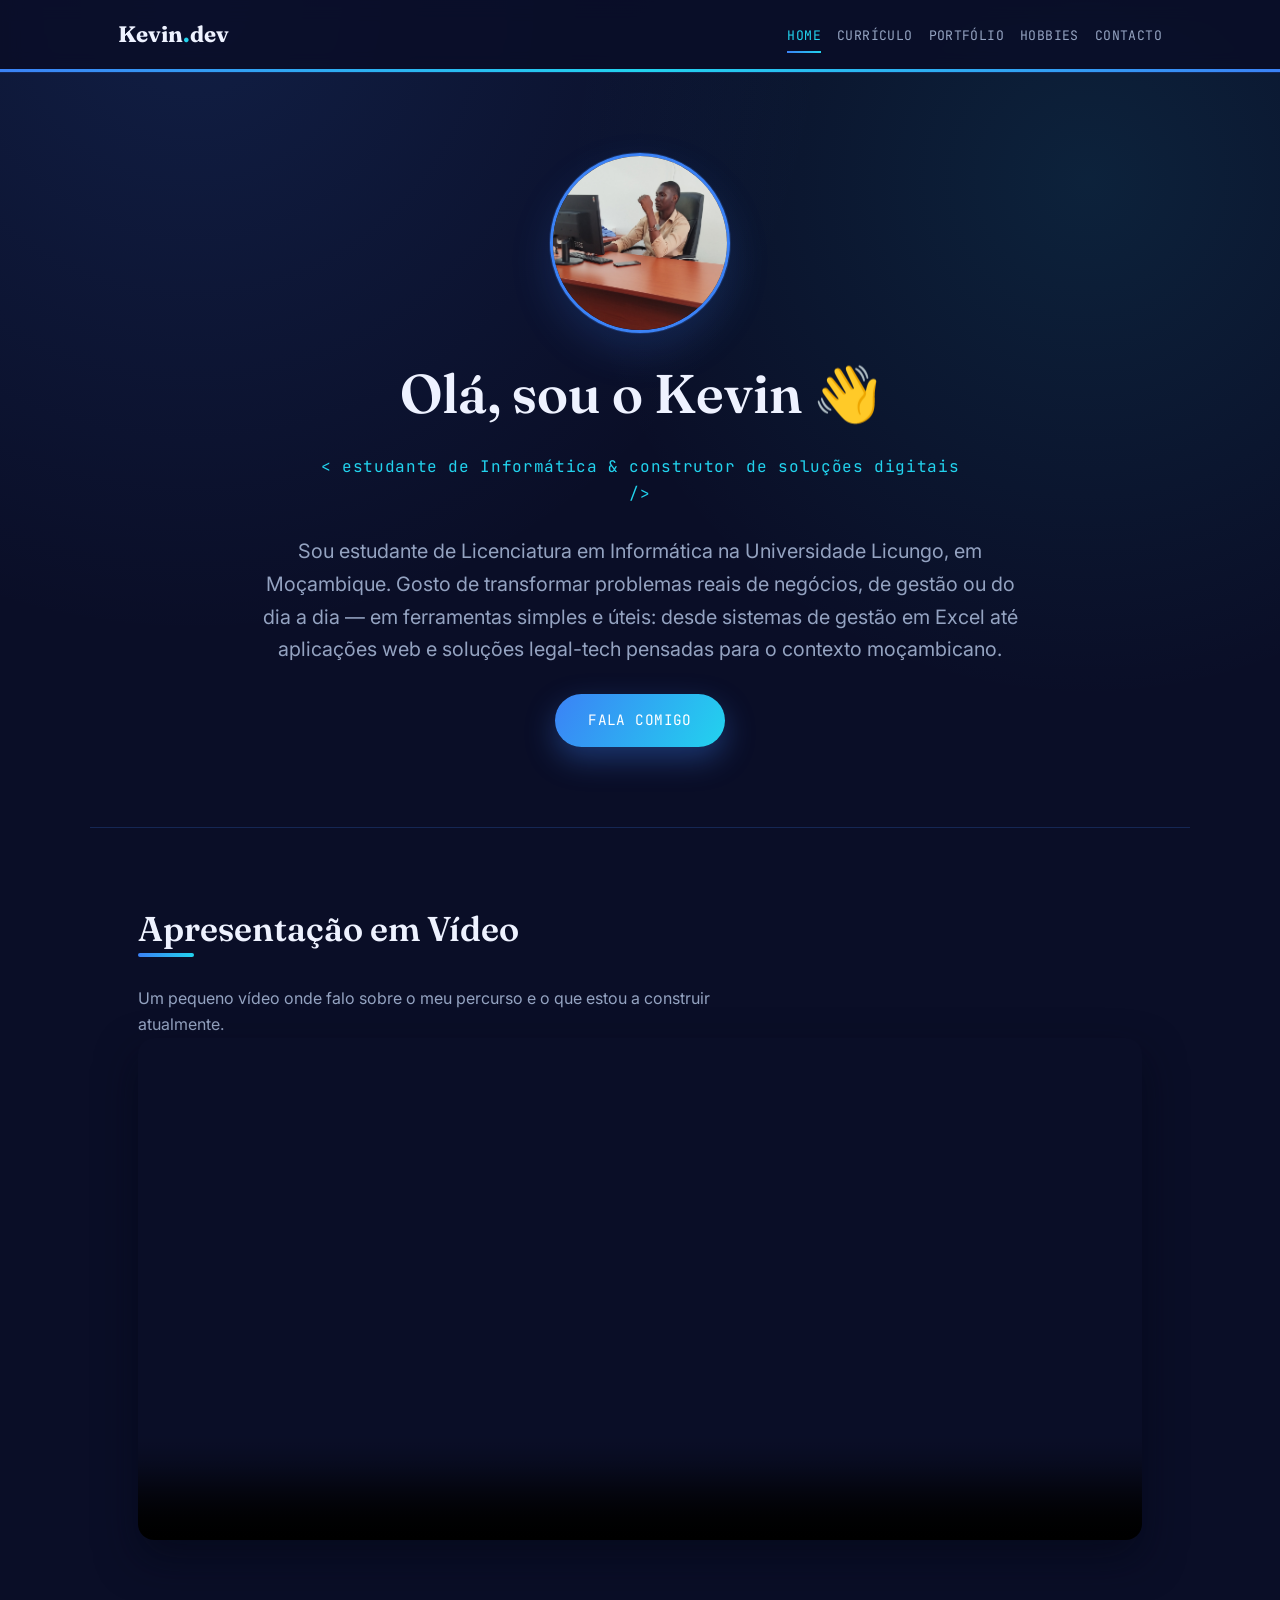
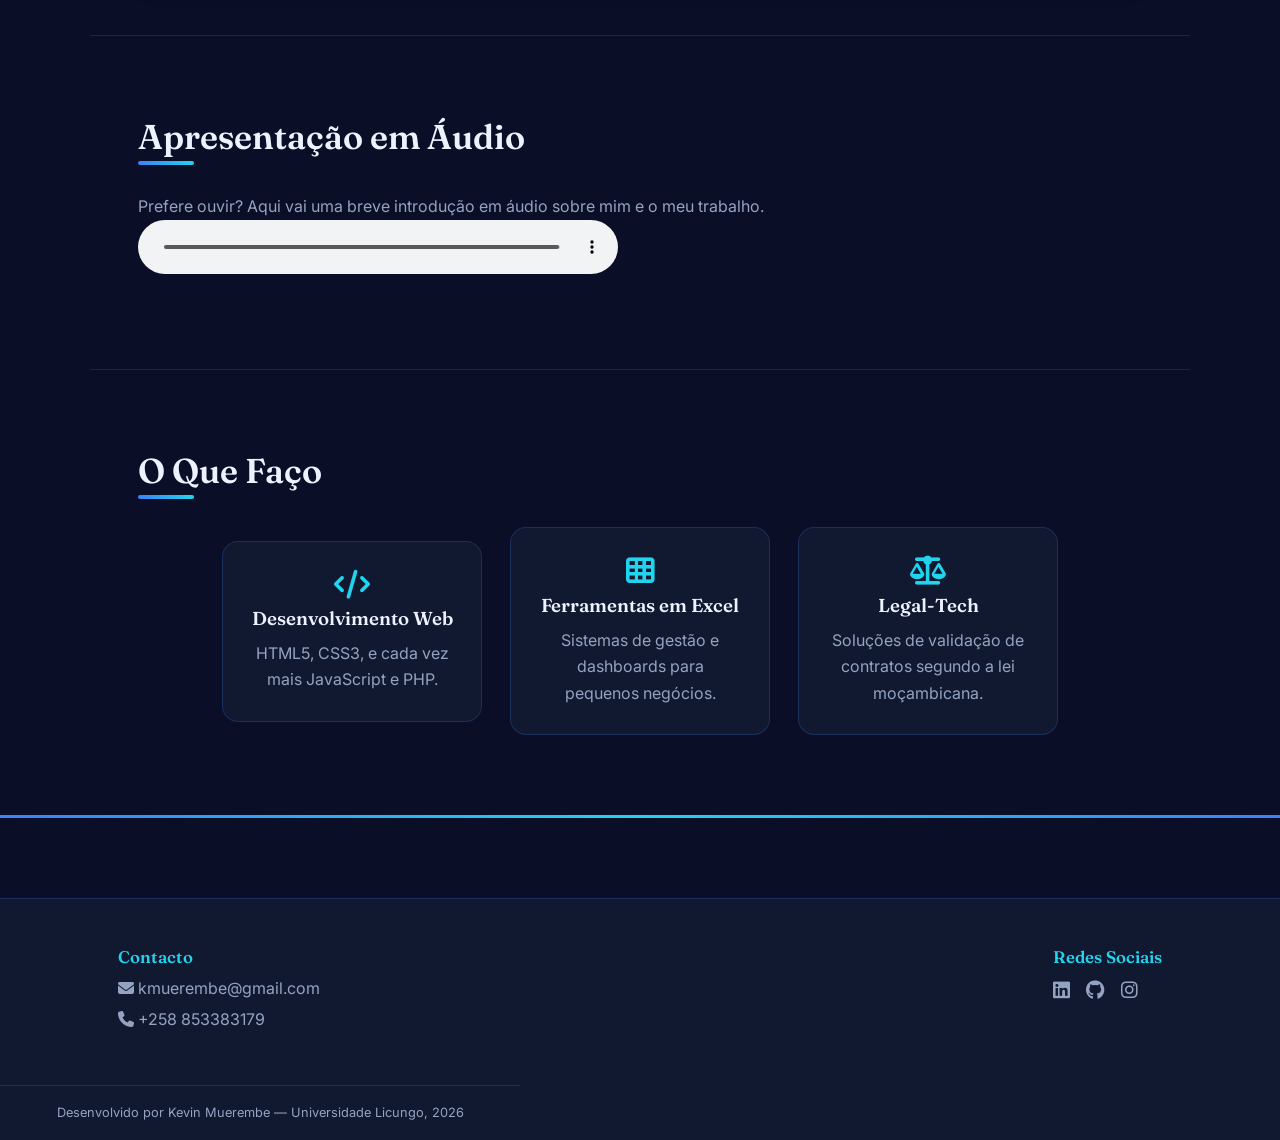
<file: index.html>
<!DOCTYPE html>
<html lang="pt-MZ">
<head>
  <meta charset="UTF-8" />
  <meta name="viewport" content="width=device-width, initial-scale=1.0" />
  <title>Kevin — Currículo Pessoal</title>
  <meta name="description" content="Site de currículo pessoal de Kevin, estudante de Informática na Universidade Licungo, Moçambique." />

  <link rel="preconnect" href="https://fonts.googleapis.com" />
  <link href="https://fonts.googleapis.com/css2?family=Fraunces:wght@500;600;700&family=Inter:wght@400;500;600&family=JetBrains+Mono:wght@400;500&display=swap" rel="stylesheet" />
  <link rel="stylesheet" href="https://cdnjs.cloudflare.com/ajax/libs/font-awesome/6.5.1/css/all.min.css" />

  <link rel="stylesheet" href="css/estilo.css" />
  <link rel="stylesheet" href="css/responsivo.css" />
</head>
<body>

  <header class="cabecalho">
    <div class="cabecalho__conteudo">
      <p class="logotipo">Kevin<span>.</span>dev</p>
      <nav class="navegacao" aria-label="Navegação principal">
        <ul>
          <li><a href="index.html" class="active" aria-current="page">Home</a></li>
          <li><a href="about.html">Currículo</a></li>
          <li><a href="portfolio.html">Portfólio</a></li>
          <li><a href="hobbies.html">Hobbies</a></li>
          <li><a href="contact.html">Contacto</a></li>
        </ul>
      </nav>
    </div>
    <div class="faixa-capulana" aria-hidden="true"></div>
  </header>

  <main>
    <section class="secao hero">
      <img
        class="hero__avatar"
        < img src="assets/img/Foto.jpg"
        alt="Foto de perfil de Kevin, estudante de Informática"
        width="180"
        height="180"
      />
      <h1>Olá, sou o Kevin <span class="text-destaque">👋</span></h1>
      <p class="hero__tagline">&lt; estudante de Informática &amp; construtor de soluções digitais /&gt;</p>
      <p class="hero__descricao">
        Sou estudante de Licenciatura em Informática na Universidade Licungo, em Moçambique.
        Gosto de transformar problemas reais de negócios, de gestão ou do dia a dia — em
        ferramentas simples e úteis: desde sistemas de gestão em Excel até aplicações web e
        soluções legal-tech pensadas para o contexto moçambicano.
      </p>
      <a href="contact.html" class="botao">Fala Comigo</a>
    </section>

    <section class="secao" aria-labelledby="titulo-video">
      <h2 id="titulo-video">Apresentação em Vídeo</h2>
      <p>Um pequeno vídeo onde falo sobre o meu percurso e o que estou a construir atualmente.</p>
      <video
        class="midia"
        controls
        poster="https://picsum.photos/seed/kevin-video/800/450"
        width="100%"
        preload="metadata"
      >
        <source src="assets/video/apresentacao.mp4" type="video/mp4" />
        
        A tua tecnologia não suporta vídeo em HTML5. Podes
        <a href="assets/video/apresentacao.mp4">descarregar o vídeo aqui</a>.
      </video>
      <p style="margin-top:0.5rem; font-size:0.85rem; color: var(--cor-texto-suave);">
        
      </p>
    </section>

    <section class="secao" aria-labelledby="titulo-audio">
      <h2 id="titulo-audio">Apresentação em Áudio</h2>
      <p>Prefere ouvir? Aqui vai uma breve introdução em áudio sobre mim e o meu trabalho.</p>
      <audio class="audio-player" controls preload="metadata">
        <source src="assets/audio/apresentacao.mp3" type="audio/mpeg" />
        <source src="https://interactive-examples.mdn.mozilla.net/media/examples/t-rex-roar.mp3" type="audio/mpeg" />
        O teu navegador não suporta áudio em HTML5.
      </audio>
      <p style="margin-top:0.5rem; font-size:0.85rem; color: var(--cor-texto-suave);">
        
      </p>
    </section>

    <section class="secao" aria-labelledby="titulo-skills">
      <h2 id="titulo-skills">O Que Faço</h2>
      <div class="grelha-hobbies">
        <article class="card-hobby">
          <i class="fa-solid fa-code" aria-hidden="true"></i>
          <h3>Desenvolvimento Web</h3>
          <p>HTML5, CSS3, e cada vez mais JavaScript e PHP.</p>
        </article>
        <article class="card-hobby">
          <i class="fa-solid fa-table-cells" aria-hidden="true"></i>
          <h3>Ferramentas em Excel</h3>
          <p>Sistemas de gestão e dashboards para pequenos negócios.</p>
        </article>
        <article class="card-hobby">
          <i class="fa-solid fa-scale-balanced" aria-hidden="true"></i>
          <h3>Legal-Tech</h3>
          <p>Soluções de validação de contratos segundo a lei moçambicana.</p>
        </article>
      </div>
    </section>
  </main>

  <div class="faixa-capulana" aria-hidden="true"></div>
  <footer class="rodape">
    <div class="rodape__conteudo">
      <div>
        <h3>Contacto</h3>
        <ul>
          <li><i class="fa-solid fa-envelope" aria-hidden="true"></i> kmuerembe@gmail.com</li>
          <li><i class="fa-solid fa-phone" aria-hidden="true"></i> +258 853383179</li>
        </ul>
      </div>
      <div>
        <h3>Redes Sociais</h3>
        <div class="rodape__redes">
  <a href="https://www.linkedin.com/search/results/people/?keywords=Kevin%20Muerembe" aria-label="LinkedIn" target="_blank" rel="noopener"><i class="fa-brands fa-linkedin" aria-hidden="true"></i></a>
  <a href="https://github.com/kmuerembe" aria-label="GitHub" target="_blank" rel="noopener"><i class="fa-brands fa-github" aria-hidden="true"></i></a>
  <a href="https://instagram.com/kevin_b_jordan" aria-label="Instagram" target="_blank" rel="noopener"><i class="fa-brands fa-instagram" aria-hidden="true"></i></a>
</div>
      </div>
    </div>
    <p class="rodape__assinatura">Desenvolvido por Kevin Muerembe — Universidade Licungo, 2026</p>
  </footer>

</body>
</html>
</file>
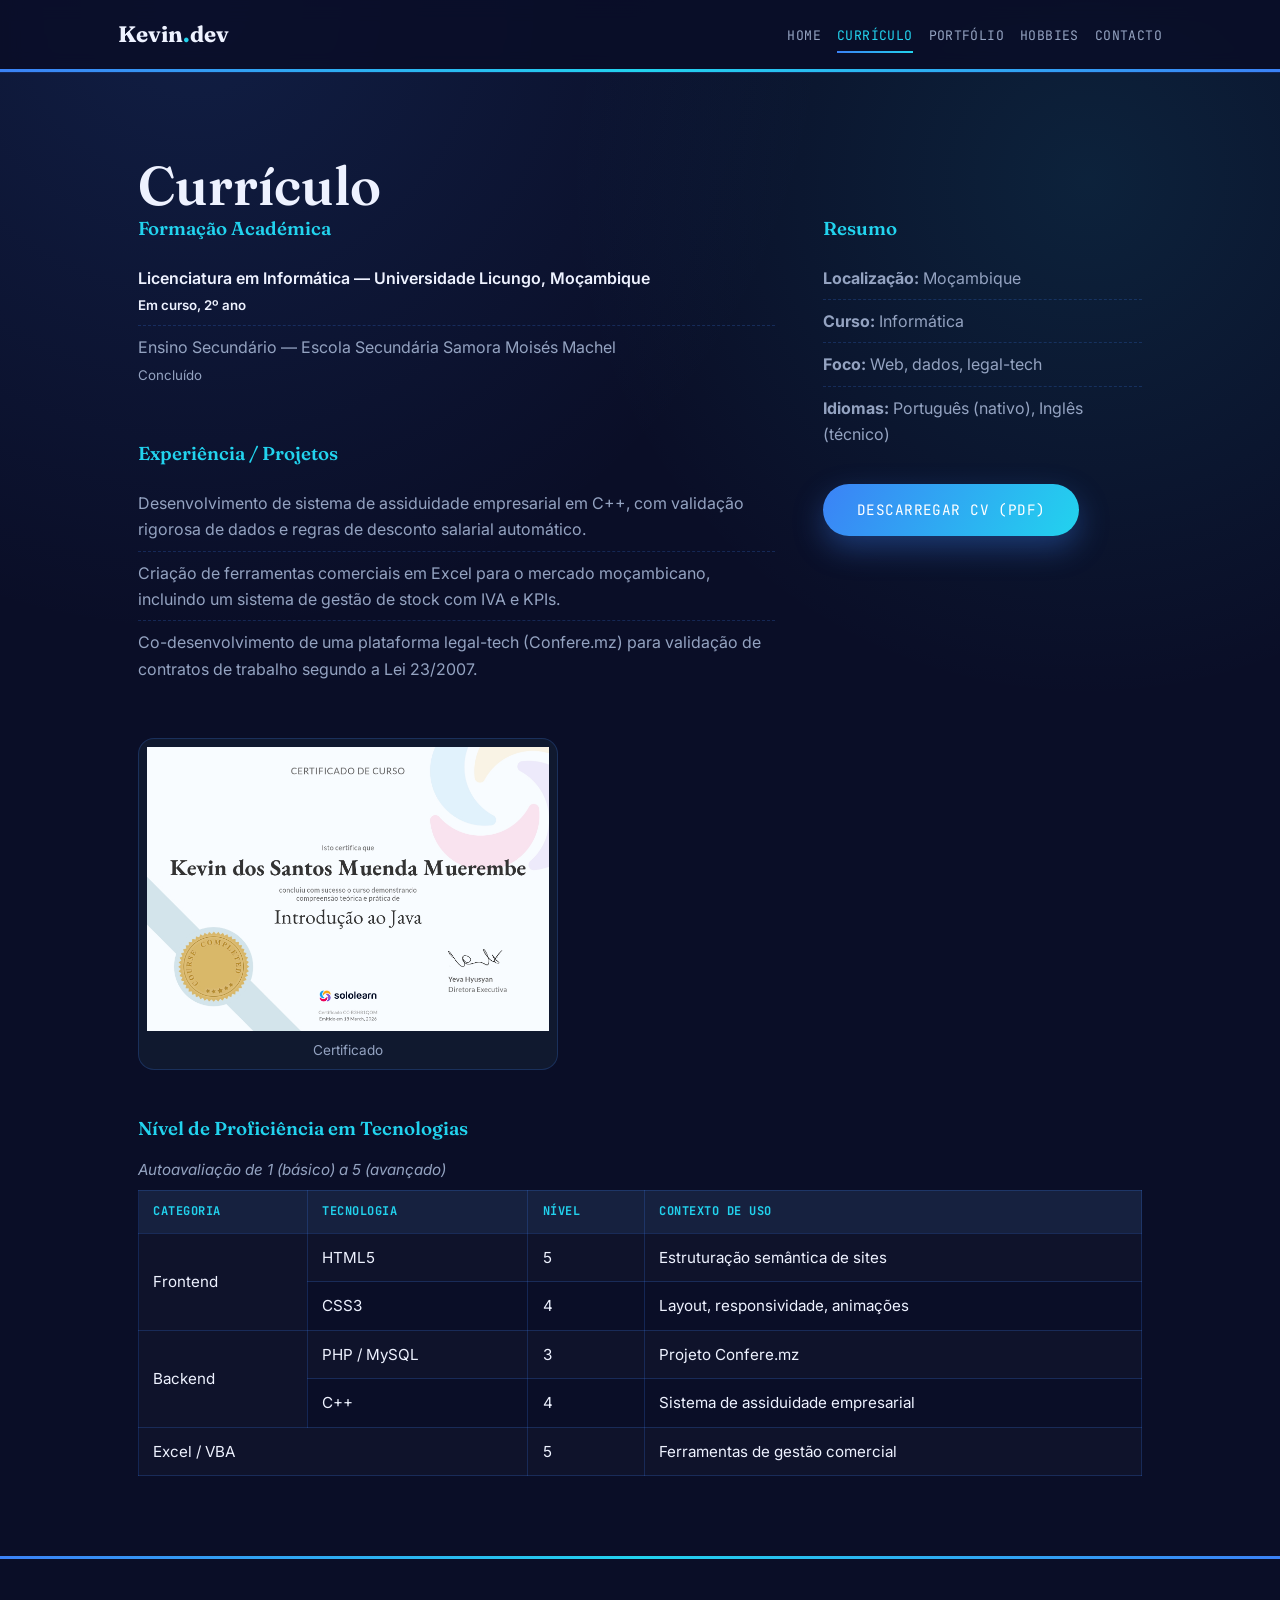
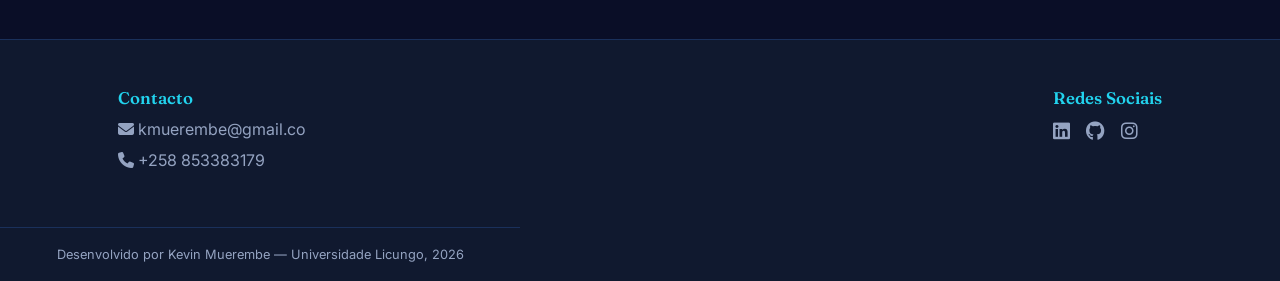
<file: about.html>
<!DOCTYPE html>
<html lang="pt-MZ">
<head>
  <meta charset="UTF-8" />
  <meta name="viewport" content="width=device-width, initial-scale=1.0" />
  <title>Currículo — Kevin</title>
  <meta name="description" content="Formação académica, experiência e competências técnicas de Kevin." />

  <link rel="preconnect" href="https://fonts.googleapis.com" />
  <link href="https://fonts.googleapis.com/css2?family=Fraunces:wght@500;600;700&family=Inter:wght@400;500;600&family=JetBrains+Mono:wght@400;500&display=swap" rel="stylesheet" />
  <link rel="stylesheet" href="https://cdnjs.cloudflare.com/ajax/libs/font-awesome/6.5.1/css/all.min.css" />

  <link rel="stylesheet" href="css/estilo.css" />
  <link rel="stylesheet" href="css/responsivo.css" />
</head>
<body>

  <header class="cabecalho">
    <div class="cabecalho__conteudo">
      <p class="logotipo">Kevin<span>.</span>dev</p>
      <nav class="navegacao" aria-label="Navegação principal">
        <ul>
          <li><a href="index.html">Home</a></li>
          <li><a href="about.html" class="active" aria-current="page">Currículo</a></li>
          <li><a href="portfolio.html">Portfólio</a></li>
          <li><a href="hobbies.html">Hobbies</a></li>
          <li><a href="contact.html">Contacto</a></li>
        </ul>
      </nav>
    </div>
    <div class="faixa-capulana" aria-hidden="true"></div>
  </header>

  <main>
    <section class="secao">
      <h1>Currículo</h1>
      <div class="curriculo-grid">

        <div>
          <article aria-labelledby="titulo-formacao">
            <h3 id="titulo-formacao" style="margin-bottom: var(--espaco-sm); color: var(--cor-secundaria);">Formação Académica</h3>
            <ol class="lista-formacao">
              <li>
                Licenciatura em Informática — Universidade Licungo, Moçambique
                <br /><small>Em curso, 2º ano</small>
              </li>
              <li>
                Ensino Secundário — Escola Secundária Samora Moisés Machel
                <br /><small>Concluído</small>
              </li>
            </ol>
          </article>

          <article aria-labelledby="titulo-experiencia" style="margin-top: var(--espaco-lg);">
            <h3 id="titulo-experiencia" style="margin-bottom: var(--espaco-sm); color: var(--cor-secundaria);">Experiência / Projetos</h3>
            <ul class="lista-skills">
              <li>Desenvolvimento de sistema de assiduidade empresarial em C++, com validação rigorosa de dados e regras de desconto salarial automático.</li>
              <li>Criação de ferramentas comerciais em Excel para o mercado moçambicano, incluindo um sistema de gestão de stock com IVA e KPIs.</li>
              <li>Co-desenvolvimento de uma plataforma legal-tech (Confere.mz) para validação de contratos de trabalho segundo a Lei 23/2007.</li>
            </ul>
          </article>

          <figure style="margin-top: var(--espaco-lg); max-width: 420px;">
            <img
              src="assets/img/certificado.jpg"
              alt="Certificado de participação de Kevin num curso ou workshop de tecnologia"
              width="420"
              height="280"
            />
            <figcaption>Certificado</figcaption>
          </figure>
        </div>

        <aside aria-labelledby="titulo-resumo">
          <h3 id="titulo-resumo" style="margin-bottom: var(--espaco-sm); color: var(--cor-secundaria);">Resumo</h3>
          <ul class="lista-skills">
            <li><strong>Localização:</strong> Moçambique</li>
            <li><strong>Curso:</strong> Informática</li>
            <li><strong>Foco:</strong> Web, dados, legal-tech</li>
            <li><strong>Idiomas:</strong> Português (nativo), Inglês (técnico)</li>
          </ul>
          <a href="assets/ficheiros/cv-kevin.pdf.pdf" class="botao" style="margin-top: var(--espaco-md); display: inline-block;">Descarregar CV (PDF)</a>
        </aside>
      </div>

      <h3 style="margin-top: var(--espaco-lg); margin-bottom: var(--espaco-sm); color: var(--cor-secundaria);">Nível de Proficiência em Tecnologias</h3>
      <table class="tabela-competencias">
        <caption>Autoavaliação de 1 (básico) a 5 (avançado)</caption>
        <thead>
          <tr>
            <th scope="col">Categoria</th>
            <th scope="col">Tecnologia</th>
            <th scope="col">Nível</th>
            <th scope="col">Contexto de uso</th>
          </tr>
        </thead>
        <tbody>
          <tr>
            <td rowspan="2">Frontend</td>
            <td>HTML5</td>
            <td>5</td>
            <td>Estruturação semântica de sites</td>
          </tr>
          <tr>
            <td>CSS3</td>
            <td>4</td>
            <td>Layout, responsividade, animações</td>
          </tr>
          <tr>
            <td rowspan="2">Backend</td>
            <td>PHP / MySQL</td>
            <td>3</td>
            <td>Projeto Confere.mz</td>
          </tr>
          <tr>
            <td>C++</td>
            <td>4</td>
            <td>Sistema de assiduidade empresarial</td>
          </tr>
          <tr>
            <td colspan="2">Excel / VBA</td>
            <td>5</td>
            <td>Ferramentas de gestão comercial</td>
          </tr>
        </tbody>
      </table>
    </section>
  </main>

  <div class="faixa-capulana" aria-hidden="true"></div>
  <footer class="rodape">
    <div class="rodape__conteudo">
      <div>
        <h3>Contacto</h3>
        <ul>
          <li><i class="fa-solid fa-envelope" aria-hidden="true"></i> kmuerembe@gmail.co</li>
          <li><i class="fa-solid fa-phone" aria-hidden="true"></i> +258 853383179</li>
        </ul>
      </div>
      <div>
        <h3>Redes Sociais</h3>
        <div class="rodape__redes">
  <a href="https://www.linkedin.com/search/results/people/?keywords=Kevin%20Muerembe" aria-label="LinkedIn" target="_blank" rel="noopener"><i class="fa-brands fa-linkedin" aria-hidden="true"></i></a>
  <a href="https://github.com/kmuerembe" aria-label="GitHub" target="_blank" rel="noopener"><i class="fa-brands fa-github" aria-hidden="true"></i></a>
  <a href="https://instagram.com/kevin_b_jordan" aria-label="Instagram" target="_blank" rel="noopener"><i class="fa-brands fa-instagram" aria-hidden="true"></i></a>
</div>
      </div>
    </div>
    <p class="rodape__assinatura">Desenvolvido por Kevin Muerembe — Universidade Licungo, 2026</p>
  </footer>

</body>
</html>
</file>
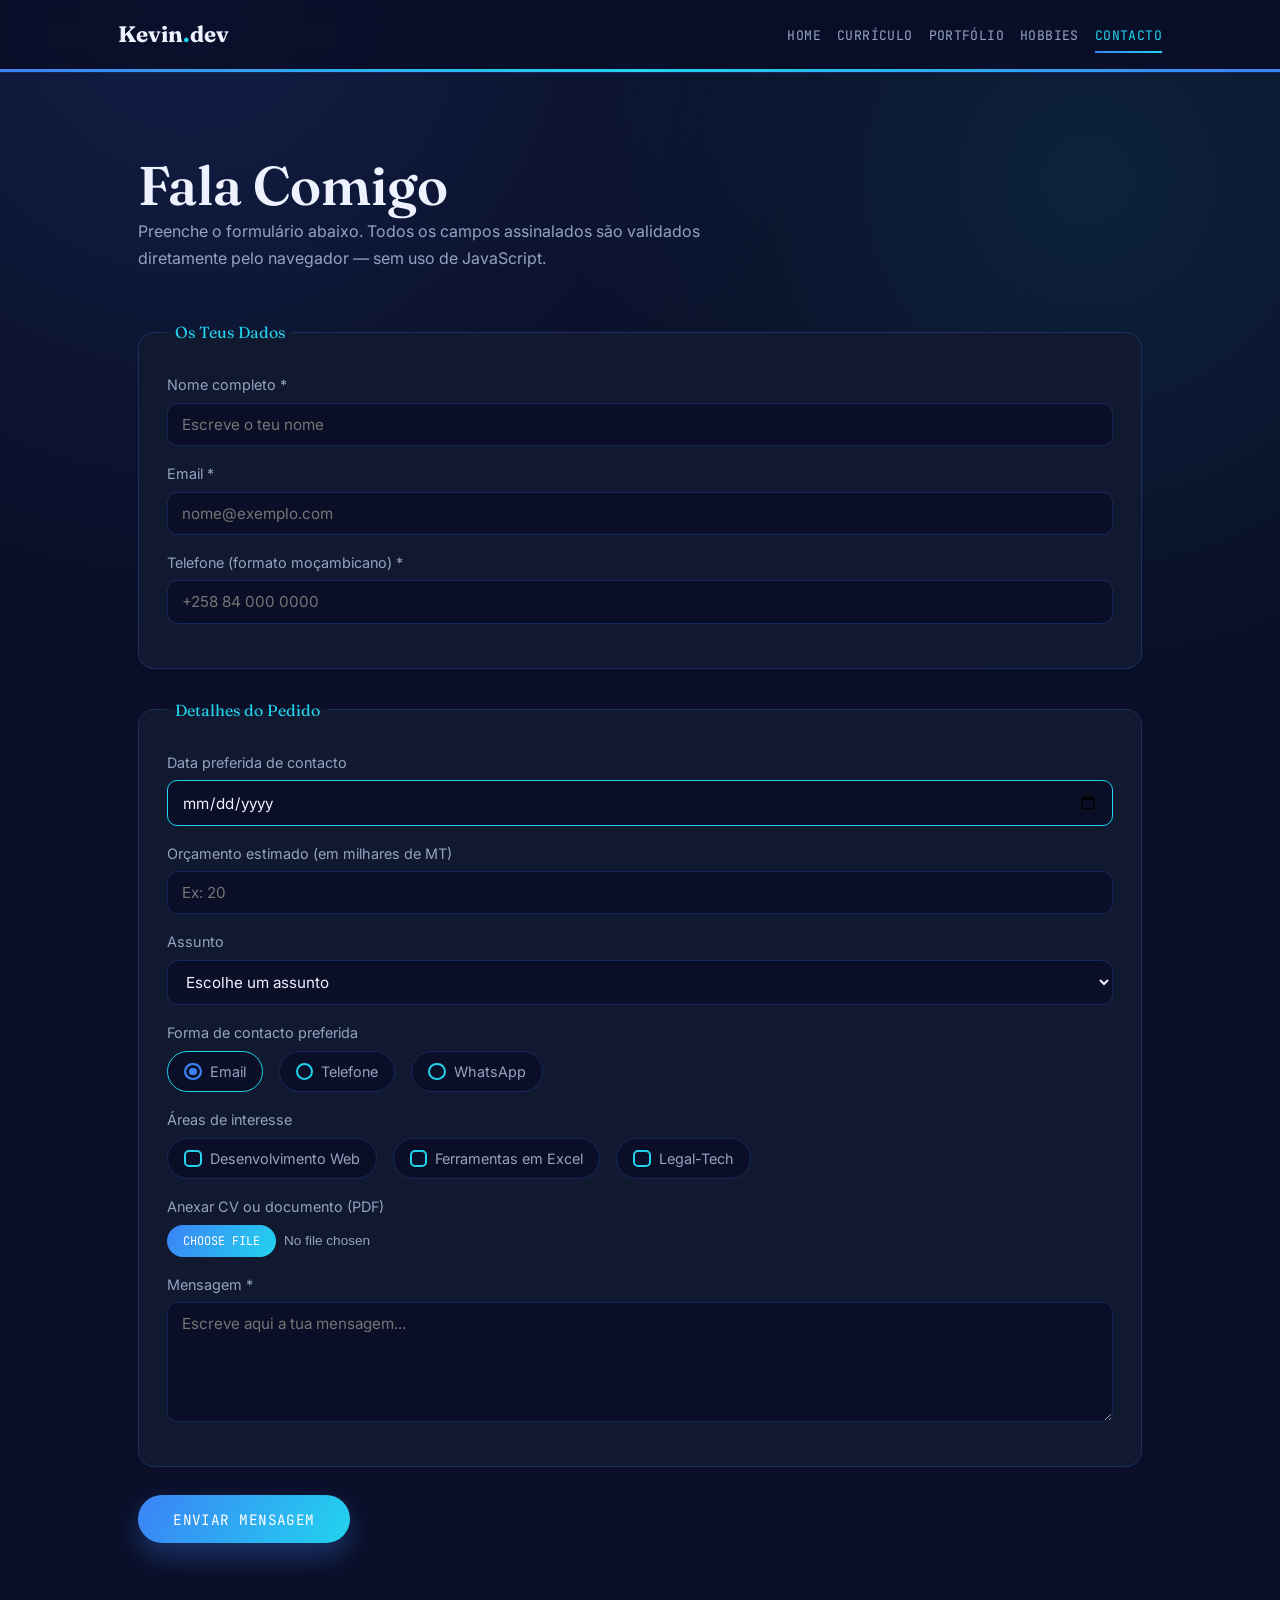
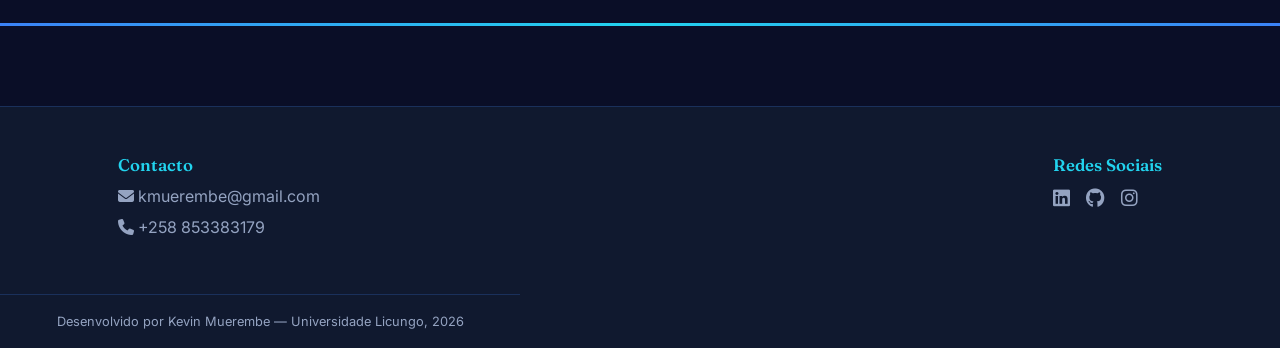
<file: contact.html>
<!DOCTYPE html>
<html lang="pt-MZ">
<head>
  <meta charset="UTF-8" />
  <meta name="viewport" content="width=device-width, initial-scale=1.0" />
  <title>Contacto — Kevin</title>
  <meta name="description" content="Formulário de contacto de Kevin — envia uma mensagem ou pedido de orçamento." />

  <link rel="preconnect" href="https://fonts.googleapis.com" />
  <link href="https://fonts.googleapis.com/css2?family=Fraunces:wght@500;600;700&family=Inter:wght@400;500;600&family=JetBrains+Mono:wght@400;500&display=swap" rel="stylesheet" />
  <link rel="stylesheet" href="https://cdnjs.cloudflare.com/ajax/libs/font-awesome/6.5.1/css/all.min.css" />

  <link rel="stylesheet" href="css/estilo.css" />
  <link rel="stylesheet" href="css/responsivo.css" />
</head>
<body>

  <header class="cabecalho">
    <div class="cabecalho__conteudo">
      <p class="logotipo">Kevin<span>.</span>dev</p>
      <nav class="navegacao" aria-label="Navegação principal">
        <ul>
          <li><a href="index.html">Home</a></li>
          <li><a href="about.html">Currículo</a></li>
          <li><a href="portfolio.html">Portfólio</a></li>
          <li><a href="hobbies.html">Hobbies</a></li>
          <li><a href="contact.html" class="active" aria-current="page">Contacto</a></li>
        </ul>
      </nav>
    </div>
    <div class="faixa-capulana" aria-hidden="true"></div>
  </header>

  <main>
    <section class="secao">
      <h1>Fala Comigo</h1>
      <p style="margin-bottom: var(--espaco-lg);">
        Preenche o formulário abaixo. Todos os campos assinalados são validados diretamente
        pelo navegador — sem uso de JavaScript.
      </p>

      <form class="formulario-contacto" action="#" method="post">

        <fieldset>
          <legend>Os Teus Dados</legend>

          <div class="campo">
            <label for="nome">Nome completo *</label>
            <input
              type="text"
              id="nome"
              name="nome"
              required
              minlength="3"
              maxlength="80"
              placeholder="Escreve o teu nome"
            />
          </div>

          <div class="campo">
            <label for="email">Email *</label>
            <input
              type="email"
              id="email"
              name="email"
              required
              placeholder="nome@exemplo.com"
            />
          </div>

          <div class="campo">
            <label for="telefone">Telefone (formato moçambicano) *</label>
            <input
              type="tel"
              id="telefone"
              name="telefone"
              required
              pattern="(\+258)?\s?8[2-7][0-9]\s?[0-9]{3}\s?[0-9]{3}"
              placeholder="+258 84 000 0000"
              title="Formato esperado: +258 8X XXX XXX"
            />
          </div>
        </fieldset>

        <fieldset>
          <legend>Detalhes do Pedido</legend>

          <div class="campo">
            <label for="data">Data preferida de contacto</label>
            <input type="date" id="data" name="data" />
          </div>

          <div class="campo">
            <label for="orcamento">Orçamento estimado (em milhares de MT)</label>
            <input
              type="number"
              id="orcamento"
              name="orcamento"
              min="0"
              max="500"
              step="5"
              placeholder="Ex: 20"
            />
          </div>

          <div class="campo">
            <label for="assunto">Assunto</label>
            <select id="assunto" name="assunto" required>
              <option value="" disabled selected>Escolhe um assunto</option>
              <option value="projeto">Proposta de projeto</option>
              <option value="emprego">Oportunidade de estágio/emprego</option>
              <option value="colaboracao">Colaboração / parceria</option>
              <option value="outro">Outro assunto</option>
            </select>
          </div>

          <div class="campo">
            <label id="label-metodo">Forma de contacto preferida</label>
            <div class="opcoes" role="radiogroup" aria-labelledby="label-metodo">
              <label class="opcao">
                <input type="radio" name="metodo-contacto" value="email" checked />
                Email
              </label>
              <label class="opcao">
                <input type="radio" name="metodo-contacto" value="telefone" />
                Telefone
              </label>
              <label class="opcao">
                <input type="radio" name="metodo-contacto" value="whatsapp" />
                WhatsApp
              </label>
            </div>
          </div>

          <div class="campo">
            <label id="label-interesses">Áreas de interesse</label>
            <div class="opcoes" aria-labelledby="label-interesses">
              <label class="opcao">
                <input type="checkbox" name="interesse" value="web" />
                Desenvolvimento Web
              </label>
              <label class="opcao">
                <input type="checkbox" name="interesse" value="excel" />
                Ferramentas em Excel
              </label>
              <label class="opcao">
                <input type="checkbox" name="interesse" value="legaltech" />
                Legal-Tech
              </label>
            </div>
          </div>

          <div class="campo">
            <label for="ficheiro">Anexar CV ou documento (PDF)</label>
            <input
              type="file"
              id="ficheiro"
              name="ficheiro"
              accept=".pdf,.doc,.docx"
            />
          </div>

          <div class="campo">
            <label for="mensagem">Mensagem *</label>
            <textarea
              id="mensagem"
              name="mensagem"
              required
              minlength="10"
              maxlength="500"
              placeholder="Escreve aqui a tua mensagem..."
            ></textarea>
          </div>
        </fieldset>

        <button type="submit">Enviar Mensagem</button>
      </form>
    </section>
  </main>

  <div class="faixa-capulana" aria-hidden="true"></div>
  <footer class="rodape">
    <div class="rodape__conteudo">
      <div>
        <h3>Contacto</h3>
        <ul>
          <li><i class="fa-solid fa-envelope" aria-hidden="true"></i> kmuerembe@gmail.com</li>
          <li><i class="fa-solid fa-phone" aria-hidden="true"></i> +258 853383179</li>
        </ul>
      </div>
      <div>
        <h3>Redes Sociais</h3>
        <div class="rodape__redes">
  <a href="https://www.linkedin.com/search/results/people/?keywords=Kevin%20Muerembe" aria-label="LinkedIn" target="_blank" rel="noopener"><i class="fa-brands fa-linkedin" aria-hidden="true"></i></a>
  <a href="https://github.com/kmuerembe" aria-label="GitHub" target="_blank" rel="noopener"><i class="fa-brands fa-github" aria-hidden="true"></i></a>
  <a href="https://instagram.com/kevin_b_jordan" aria-label="Instagram" target="_blank" rel="noopener"><i class="fa-brands fa-instagram" aria-hidden="true"></i></a>
</div>
      </div>
    </div>
    <p class="rodape__assinatura">Desenvolvido por Kevin Muerembe — Universidade Licungo, 2026</p>
  </footer>

</body>
</html>
</file>
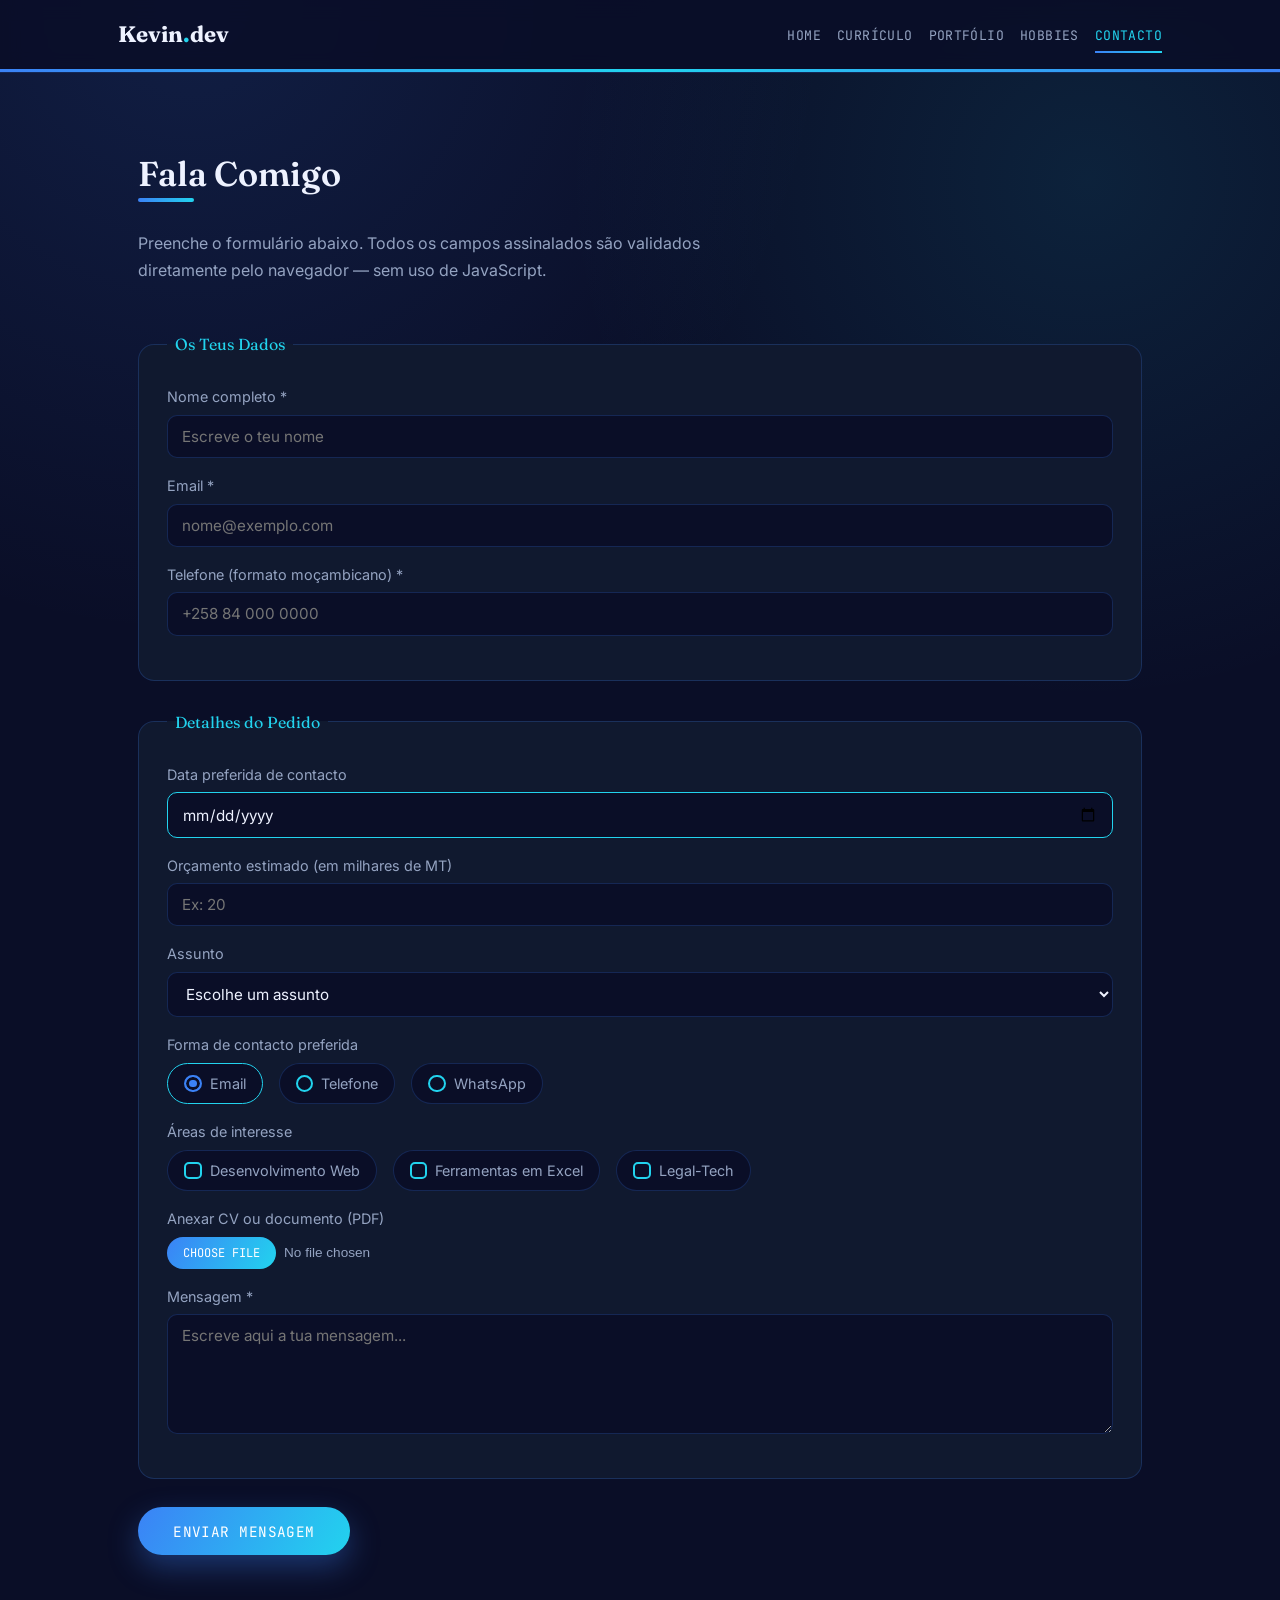
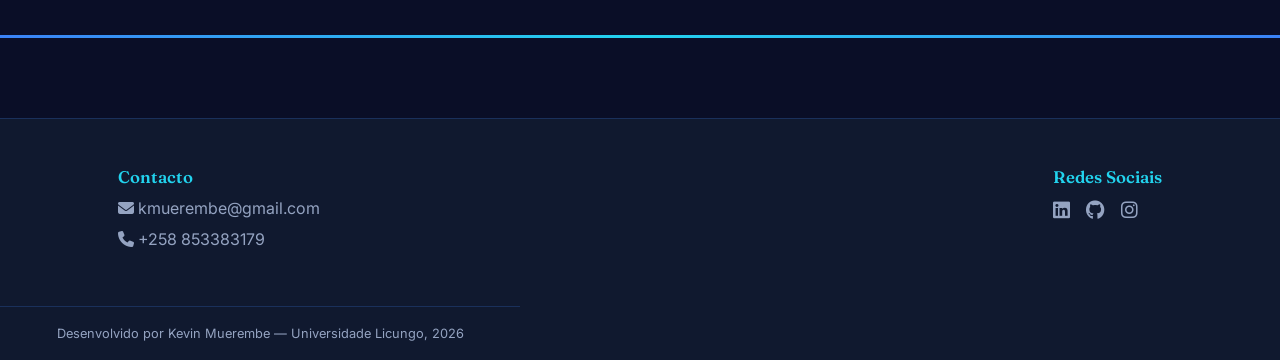
<file: contacto.html>
<!DOCTYPE html>
<html lang="pt-MZ">
<head>
  <meta charset="UTF-8" />
  <meta name="viewport" content="width=device-width, initial-scale=1.0" />
  <title>Contacto — Kevin</title>
  <meta name="description" content="Formulário de contacto de Kevin — envia uma mensagem ou pedido de orçamento." />

  <link rel="preconnect" href="https://fonts.googleapis.com" />
  <link href="https://fonts.googleapis.com/css2?family=Fraunces:wght@500;600;700&family=Inter:wght@400;500;600&family=JetBrains+Mono:wght@400;500&display=swap" rel="stylesheet" />
  <link rel="stylesheet" href="https://cdnjs.cloudflare.com/ajax/libs/font-awesome/6.5.1/css/all.min.css" />

  <link rel="stylesheet" href="css/estilo.css" />
  <link rel="stylesheet" href="css/responsivo.css" />
</head>
<body>

  <header class="cabecalho">
    <div class="cabecalho__conteudo">
      <p class="logotipo">Kevin<span>.</span>dev</p>
      <nav class="navegacao" aria-label="Navegação principal">
        <ul>
          <li><a href="index.html">Home</a></li>
          <li><a href="about.html">Currículo</a></li>
          <li><a href="portfolio.html">Portfólio</a></li>
          <li><a href="hobbies.html">Hobbies</a></li>
          <li><a href="contact.html" class="active" aria-current="page">Contacto</a></li>
        </ul>
      </nav>
    </div>
    <div class="faixa-capulana" aria-hidden="true"></div>
  </header>

  <main>
    <section class="secao">
      <h2>Fala Comigo</h2>
      <p style="margin-bottom: var(--espaco-lg);">
        Preenche o formulário abaixo. Todos os campos assinalados são validados diretamente
        pelo navegador — sem uso de JavaScript.
      </p>

      <form class="formulario-contacto" action="#" method="post">

        <fieldset>
          <legend>Os Teus Dados</legend>

          <div class="campo">
            <label for="nome">Nome completo *</label>
            <input
              type="text"
              id="nome"
              name="nome"
              required
              minlength="3"
              maxlength="80"
              placeholder="Escreve o teu nome"
            />
          </div>

          <div class="campo">
            <label for="email">Email *</label>
            <input
              type="email"
              id="email"
              name="email"
              required
              placeholder="nome@exemplo.com"
            />
          </div>

          <div class="campo">
            <label for="telefone">Telefone (formato moçambicano) *</label>
            <input
              type="tel"
              id="telefone"
              name="telefone"
              required
              pattern="(\+258)?\s?8[2-7][0-9]\s?[0-9]{3}\s?[0-9]{3}"
              placeholder="+258 84 000 0000"
              title="Formato esperado: +258 8X XXX XXX"
            />
          </div>
        </fieldset>

        <fieldset>
          <legend>Detalhes do Pedido</legend>

          <div class="campo">
            <label for="data">Data preferida de contacto</label>
            <input type="date" id="data" name="data" />
          </div>

          <div class="campo">
            <label for="orcamento">Orçamento estimado (em milhares de MT)</label>
            <input
              type="number"
              id="orcamento"
              name="orcamento"
              min="0"
              max="500"
              step="5"
              placeholder="Ex: 20"
            />
          </div>

          <div class="campo">
            <label for="assunto">Assunto</label>
            <select id="assunto" name="assunto" required>
              <option value="" disabled selected>Escolhe um assunto</option>
              <option value="projeto">Proposta de projeto</option>
              <option value="emprego">Oportunidade de estágio/emprego</option>
              <option value="colaboracao">Colaboração / parceria</option>
              <option value="outro">Outro assunto</option>
            </select>
          </div>

          <div class="campo">
            <label id="label-metodo">Forma de contacto preferida</label>
            <div class="opcoes" role="radiogroup" aria-labelledby="label-metodo">
              <label class="opcao">
                <input type="radio" name="metodo-contacto" value="email" checked />
                Email
              </label>
              <label class="opcao">
                <input type="radio" name="metodo-contacto" value="telefone" />
                Telefone
              </label>
              <label class="opcao">
                <input type="radio" name="metodo-contacto" value="whatsapp" />
                WhatsApp
              </label>
            </div>
          </div>

          <div class="campo">
            <label id="label-interesses">Áreas de interesse</label>
            <div class="opcoes" aria-labelledby="label-interesses">
              <label class="opcao">
                <input type="checkbox" name="interesse" value="web" />
                Desenvolvimento Web
              </label>
              <label class="opcao">
                <input type="checkbox" name="interesse" value="excel" />
                Ferramentas em Excel
              </label>
              <label class="opcao">
                <input type="checkbox" name="interesse" value="legaltech" />
                Legal-Tech
              </label>
            </div>
          </div>

          <div class="campo">
            <label for="ficheiro">Anexar CV ou documento (PDF)</label>
            <input
              type="file"
              id="ficheiro"
              name="ficheiro"
              accept=".pdf,.doc,.docx"
            />
          </div>

          <div class="campo">
            <label for="mensagem">Mensagem *</label>
            <textarea
              id="mensagem"
              name="mensagem"
              required
              minlength="10"
              maxlength="500"
              placeholder="Escreve aqui a tua mensagem..."
            ></textarea>
          </div>
        </fieldset>

        <button type="submit">Enviar Mensagem</button>
      </form>
    </section>
  </main>

  <div class="faixa-capulana" aria-hidden="true"></div>
  <footer class="rodape">
    <div class="rodape__conteudo">
      <div>
        <h3>Contacto</h3>
        <ul>
          <li><i class="fa-solid fa-envelope" aria-hidden="true"></i> kmuerembe@gmail.com</li>
          <li><i class="fa-solid fa-phone" aria-hidden="true"></i> +258 853383179</li>
        </ul>
      </div>
      <div>
        <h3>Redes Sociais</h3>
        <div class="rodape__redes">
          <a href="#" aria-label="LinkedIn"><i class="fa-brands fa-linkedin" aria-hidden="true"></i></a>
          <a href="#" aria-label="GitHub"><i class="fa-brands fa-github" aria-hidden="true"></i></a>
          <a href="#" aria-label="Instagram"><i class="fa-brands fa-instagram" aria-hidden="true"></i></a>
        </div>
      </div>
    </div>
    <p class="rodape__assinatura">Desenvolvido por Kevin Muerembe — Universidade Licungo, 2026</p>
  </footer>

</body>
</html>
</file>
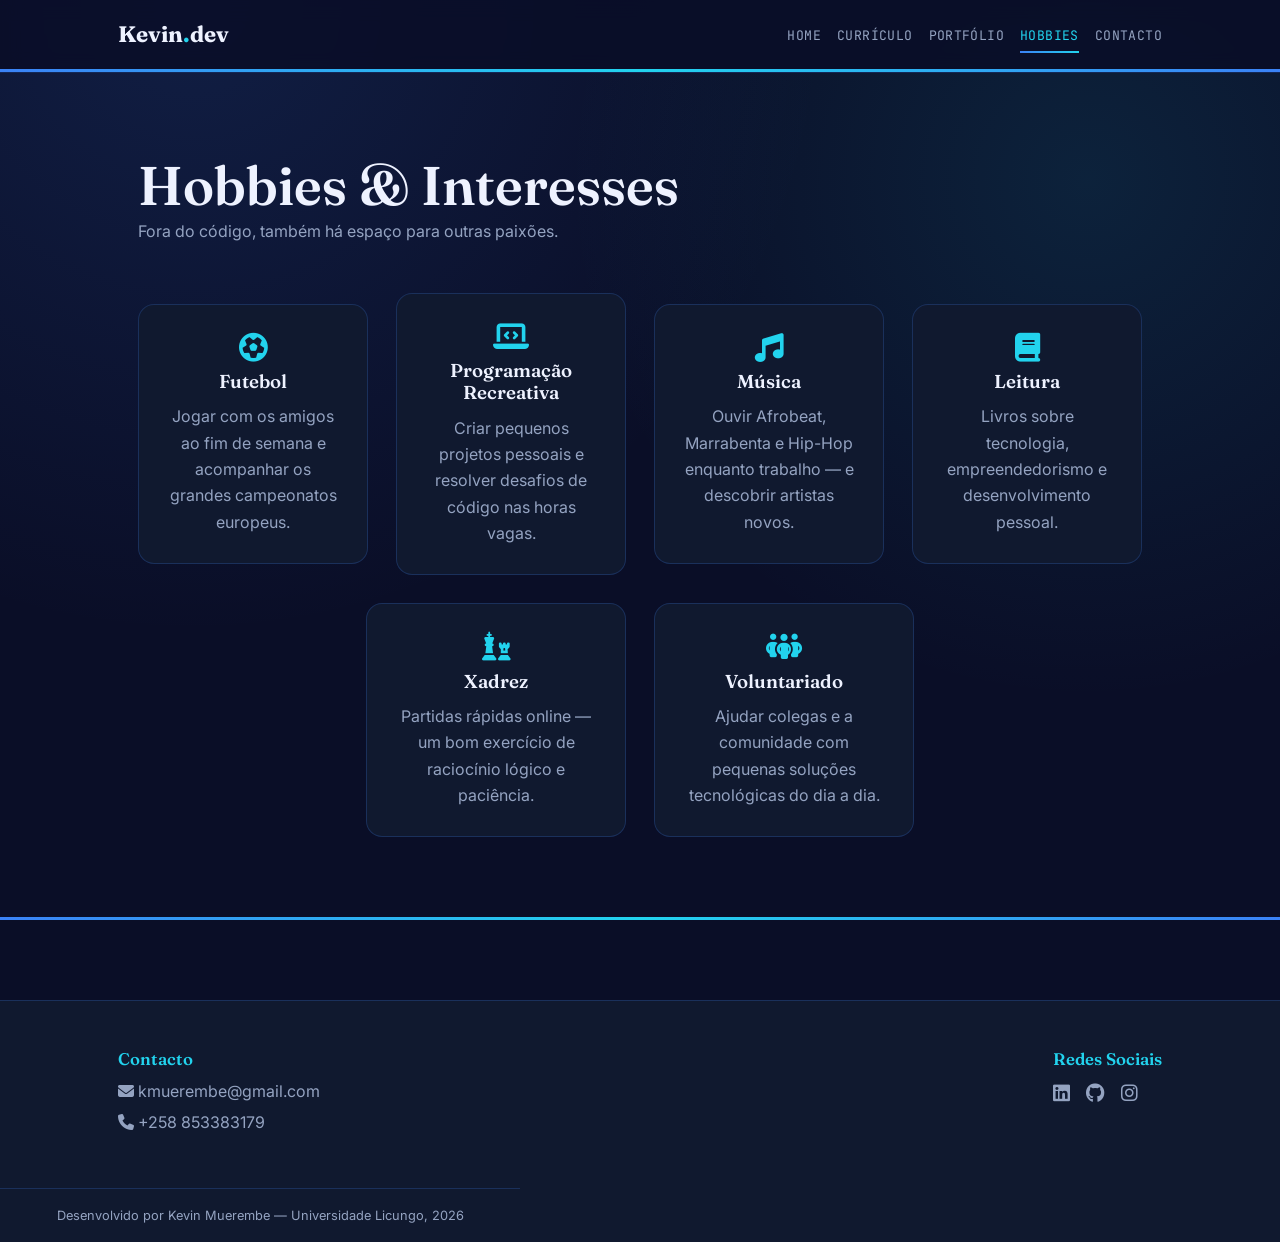
<file: hobbies.html>
<!DOCTYPE html>
<html lang="pt-MZ">
<head>
  <meta charset="UTF-8" />
  <meta name="viewport" content="width=device-width, initial-scale=1.0" />
  <title>Hobbies — Kevin</title>
  <meta name="description" content="Hobbies e interesses pessoais de Kevin fora da programação." />

  <link rel="preconnect" href="https://fonts.googleapis.com" />
  <link href="https://fonts.googleapis.com/css2?family=Fraunces:wght@500;600;700&family=Inter:wght@400;500;600&family=JetBrains+Mono:wght@400;500&display=swap" rel="stylesheet" />
  <link rel="stylesheet" href="https://cdnjs.cloudflare.com/ajax/libs/font-awesome/6.5.1/css/all.min.css" />

  <link rel="stylesheet" href="css/estilo.css" />
  <link rel="stylesheet" href="css/responsivo.css" />
</head>
<body>

  <header class="cabecalho">
    <div class="cabecalho__conteudo">
      <p class="logotipo">Kevin<span>.</span>dev</p>
      <nav class="navegacao" aria-label="Navegação principal">
        <ul>
          <li><a href="index.html">Home</a></li>
          <li><a href="about.html">Currículo</a></li>
          <li><a href="portfolio.html">Portfólio</a></li>
          <li><a href="hobbies.html" class="active" aria-current="page">Hobbies</a></li>
          <li><a href="contact.html">Contacto</a></li>
        </ul>
      </nav>
    </div>
    <div class="faixa-capulana" aria-hidden="true"></div>
  </header>

  <main>
    <section class="secao">
      <h1>Hobbies &amp; Interesses</h1>
      <p style="margin-bottom: var(--espaco-lg);">
        Fora do código, também há espaço para outras paixões.
      </p>

      <div class="grelha-hobbies">
        <article class="card-hobby">
          <i class="fa-solid fa-futbol" aria-hidden="true"></i>
          <h3>Futebol</h3>
          <p>Jogar com os amigos ao fim de semana e acompanhar os grandes campeonatos europeus.</p>
        </article>

        <article class="card-hobby">
          <i class="fa-solid fa-laptop-code" aria-hidden="true"></i>
          <h3>Programação Recreativa</h3>
          <p>Criar pequenos projetos pessoais e resolver desafios de código nas horas vagas.</p>
        </article>

        <article class="card-hobby">
          <i class="fa-solid fa-music" aria-hidden="true"></i>
          <h3>Música</h3>
          <p>Ouvir Afrobeat, Marrabenta e Hip-Hop enquanto trabalho — e descobrir artistas novos.</p>
        </article>

        <article class="card-hobby">
          <i class="fa-solid fa-book" aria-hidden="true"></i>
          <h3>Leitura</h3>
          <p>Livros sobre tecnologia, empreendedorismo e desenvolvimento pessoal.</p>
        </article>

        <article class="card-hobby">
          <i class="fa-solid fa-chess" aria-hidden="true"></i>
          <h3>Xadrez</h3>
          <p>Partidas rápidas online — um bom exercício de raciocínio lógico e paciência.</p>
        </article>

        <article class="card-hobby">
          <i class="fa-solid fa-people-group" aria-hidden="true"></i>
          <h3>Voluntariado</h3>
          <p>Ajudar colegas e a comunidade com pequenas soluções tecnológicas do dia a dia.</p>
        </article>
      </div>
    </section>
  </main>

  <div class="faixa-capulana" aria-hidden="true"></div>
  <footer class="rodape">
    <div class="rodape__conteudo">
      <div>
        <h3>Contacto</h3>
        <ul>
          <li><i class="fa-solid fa-envelope" aria-hidden="true"></i> kmuerembe@gmail.com</li>
          <li><i class="fa-solid fa-phone" aria-hidden="true"></i> +258 853383179</li>
        </ul>
      </div>
      <div>
        <h3>Redes Sociais</h3>
        <div class="rodape__redes">
  <a href="https://www.linkedin.com/search/results/people/?keywords=Kevin%20Muerembe" aria-label="LinkedIn" target="_blank" rel="noopener"><i class="fa-brands fa-linkedin" aria-hidden="true"></i></a>
  <a href="https://github.com/kmuerembe" aria-label="GitHub" target="_blank" rel="noopener"><i class="fa-brands fa-github" aria-hidden="true"></i></a>
  <a href="https://instagram.com/kevin_b_jordan" aria-label="Instagram" target="_blank" rel="noopener"><i class="fa-brands fa-instagram" aria-hidden="true"></i></a>
</div>
      </div>
    </div>
    <p class="rodape__assinatura">Desenvolvido por Kevin Muerembe — Universidade Licungo, 2026</p>
  </footer>

</body>
</html>
</file>
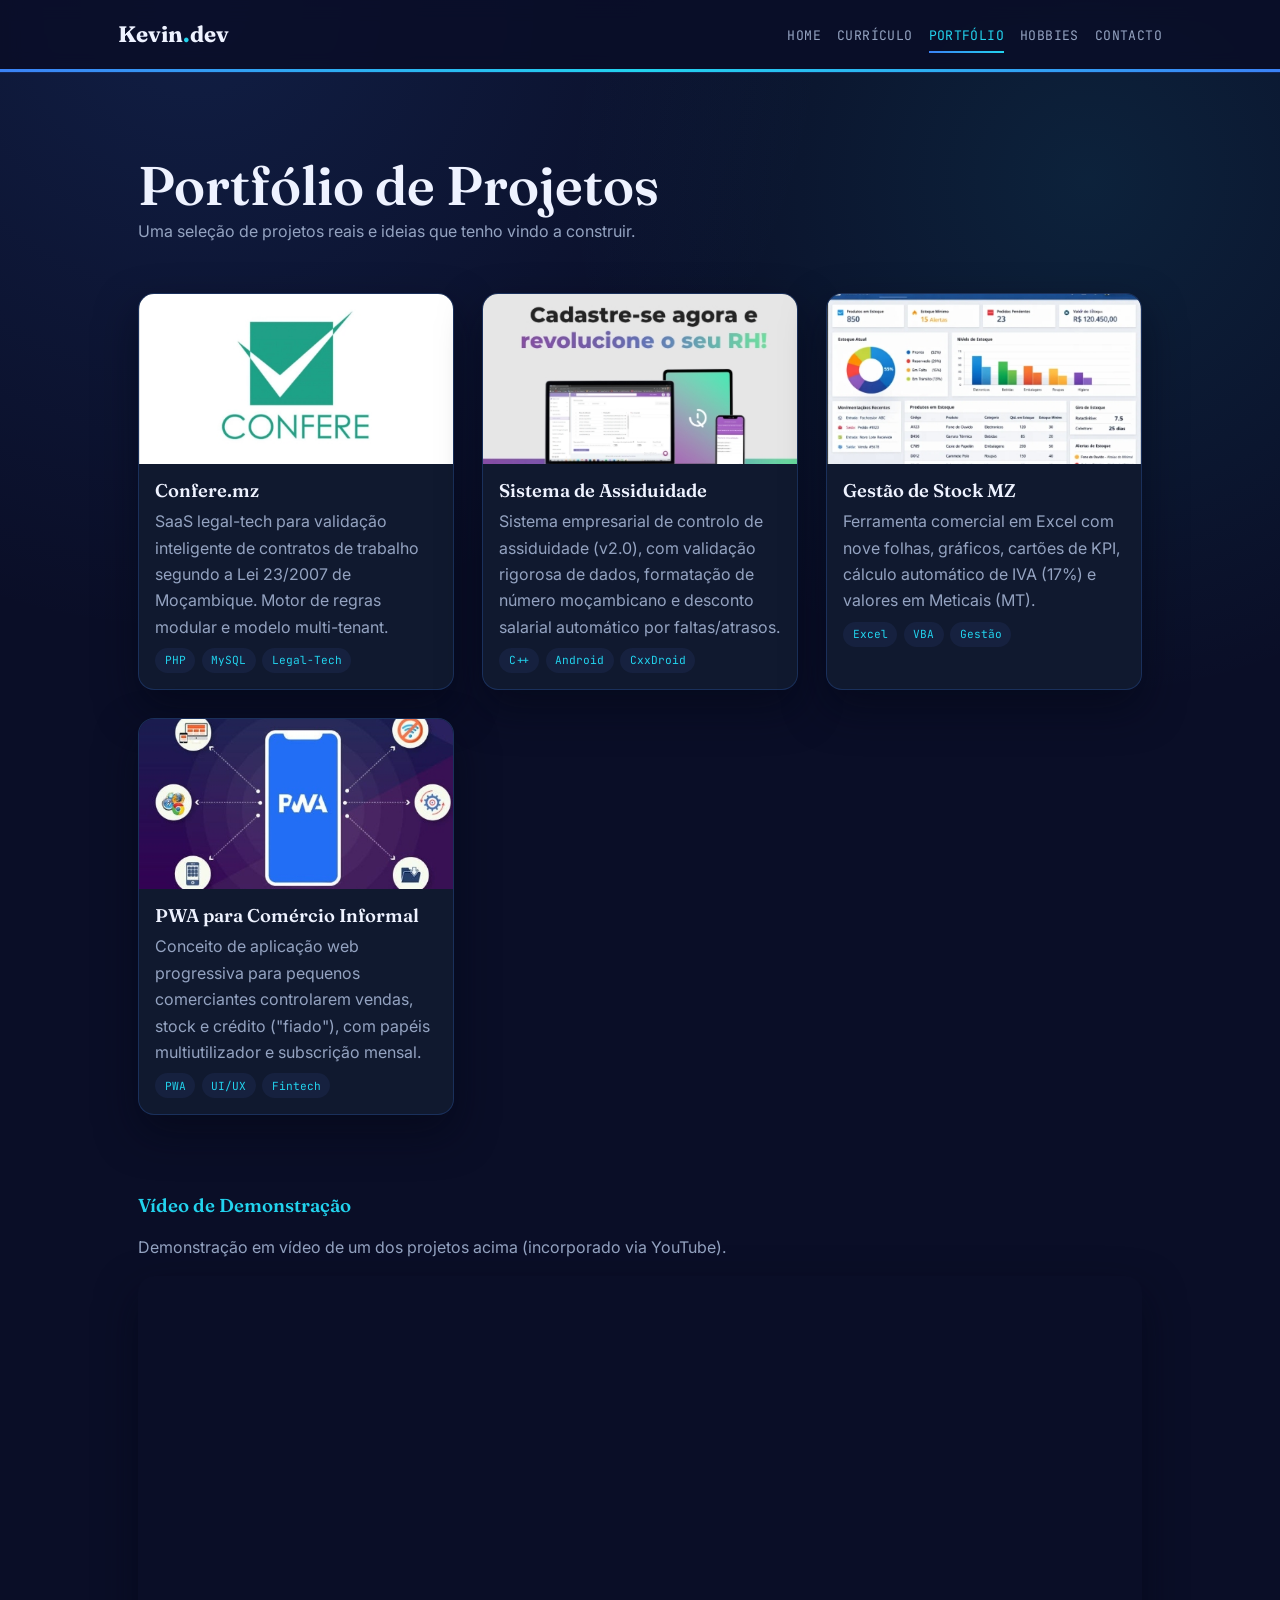
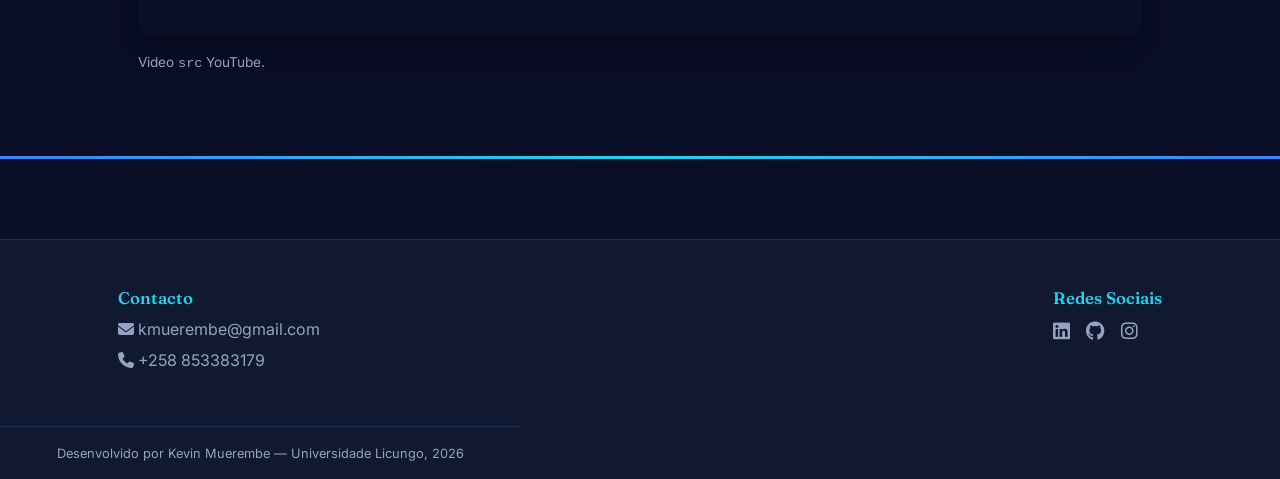
<file: portfolio.html>
<!DOCTYPE html>
<html lang="pt-MZ">
<head>
  <meta charset="UTF-8" />
  <meta name="viewport" content="width=device-width, initial-scale=1.0" />
  <title>Portfólio — Kevin</title>
  <meta name="description" content="Projetos desenvolvidos por Kevin: legal-tech, sistemas de gestão e ferramentas para o mercado moçambicano." />

  <link rel="preconnect" href="https://fonts.googleapis.com" />
  <link href="https://fonts.googleapis.com/css2?family=Fraunces:wght@500;600;700&family=Inter:wght@400;500;600&family=JetBrains+Mono:wght@400;500&display=swap" rel="stylesheet" />
  <link rel="stylesheet" href="https://cdnjs.cloudflare.com/ajax/libs/font-awesome/6.5.1/css/all.min.css" />

  <link rel="stylesheet" href="css/estilo.css" />
  <link rel="stylesheet" href="css/responsivo.css" />
</head>
<body>

  <header class="cabecalho">
    <div class="cabecalho__conteudo">
      <p class="logotipo">Kevin<span>.</span>dev</p>
      <nav class="navegacao" aria-label="Navegação principal">
        <ul>
          <li><a href="index.html">Home</a></li>
          <li><a href="about.html">Currículo</a></li>
          <li><a href="portfolio.html" class="active" aria-current="page">Portfólio</a></li>
          <li><a href="hobbies.html">Hobbies</a></li>
          <li><a href="contact.html">Contacto</a></li>
        </ul>
      </nav>
    </div>
    <div class="faixa-capulana" aria-hidden="true"></div>
  </header>

  <main>
    <section class="secao">
      <h1>Portfólio de Projetos</h1>
      <p style="margin-bottom: var(--espaco-lg);">Uma seleção de projetos reais e ideias que tenho vindo a construir.</p>

      <div class="grelha-projetos">

        <article class="card-projeto">
          <img
            class="card-projeto__img"
            src="assets/img/projeto1.jpeg"
            alt="Mockup do dashboard do Confere.mz mostrando validação de contratos"
          />
          <div class="card-projeto__corpo">
            <h3>Confere.mz</h3>
            <p>SaaS legal-tech para validação inteligente de contratos de trabalho segundo a Lei 23/2007 de Moçambique. Motor de regras modular e modelo multi-tenant.</p>
            <ul class="card-projeto__tags">
              <li>PHP</li>
              <li>MySQL</li>
              <li>Legal-Tech</li>
            </ul>
          </div>
        </article>

        <article class="card-projeto">
          <img
            class="card-projeto__img"
            src="assets/img/projeto2.jpeg"
            alt="Ecrã do sistema de assiduidade empresarial em C++ para Android"
          />
          <div class="card-projeto__corpo">
            <h3>Sistema de Assiduidade</h3>
            <p>Sistema empresarial de controlo de assiduidade (v2.0), com validação rigorosa de dados, formatação de número moçambicano e desconto salarial automático por faltas/atrasos.</p>
            <ul class="card-projeto__tags">
              <li>C++</li>
              <li>Android</li>
              <li>CxxDroid</li>
            </ul>
          </div>
        </article>

        <article class="card-projeto">
          <img
            class="card-projeto__img"
            src="assets/img/projeto3.jpeg"
            alt="Folha de cálculo do sistema de gestão de stock com gráficos e KPIs"
          />
          <div class="card-projeto__corpo">
            <h3>Gestão de Stock MZ</h3>
            <p>Ferramenta comercial em Excel com nove folhas, gráficos, cartões de KPI, cálculo automático de IVA (17%) e valores em Meticais (MT).</p>
            <ul class="card-projeto__tags">
              <li>Excel</li>
              <li>VBA</li>
              <li>Gestão</li>
            </ul>
          </div>
        </article>

        <article class="card-projeto">
          <img
            class="card-projeto__img"
            src="assets/img/projeto4.jpeg"
            alt="Protótipo de aplicação PWA para pequenos comerciantes informais"
          />
          <div class="card-projeto__corpo">
            <h3>PWA para Comércio Informal</h3>
            <p>Conceito de aplicação web progressiva para pequenos comerciantes controlarem vendas, stock e crédito ("fiado"), com papéis multiutilizador e subscrição mensal.</p>
            <ul class="card-projeto__tags">
              <li>PWA</li>
              <li>UI/UX</li>
              <li>Fintech</li>
            </ul>
          </div>
        </article>

      </div>

      <div style="margin-top: var(--espaco-xl);">
        <h3 style="margin-bottom: var(--espaco-sm); color: var(--cor-secundaria);">Vídeo de Demonstração</h3>
        <p style="margin-bottom: var(--espaco-sm);">Demonstração em vídeo de um dos projetos acima (incorporado via YouTube).</p>
        <iframe
          class="midia"
          width="100%"
          height="360"
          src="https://www.youtube.com/embed/dQw4w9WgXcQ"
          title="Vídeo de demonstração de projeto"
          frameborder="0"
          allow="accelerometer; autoplay; clipboard-write; encrypted-media; gyroscope; picture-in-picture"
          allowfullscreen
        ></iframe>
        <p style="margin-top:0.5rem; font-size:0.85rem; color: var(--cor-texto-suave);">
          Video <code>src</code> YouTube.
        </p>
      </div>
    </section>
  </main>

  <div class="faixa-capulana" aria-hidden="true"></div>
  <footer class="rodape">
    <div class="rodape__conteudo">
      <div>
        <h3>Contacto</h3>
        <ul>
          <li><i class="fa-solid fa-envelope" aria-hidden="true"></i> kmuerembe@gmail.com</li>
          <li><i class="fa-solid fa-phone" aria-hidden="true"></i> +258 853383179</li>
        </ul>
      </div>
      <div>
        <h3>Redes Sociais</h3>
        <div class="rodape__redes">
  <a href="https://www.linkedin.com/search/results/people/?keywords=Kevin%20Muerembe" aria-label="LinkedIn" target="_blank" rel="noopener"><i class="fa-brands fa-linkedin" aria-hidden="true"></i></a>
  <a href="https://github.com/kmuerembe" aria-label="GitHub" target="_blank" rel="noopener"><i class="fa-brands fa-github" aria-hidden="true"></i></a>
  <a href="https://instagram.com/kevin_b_jordan" aria-label="Instagram" target="_blank" rel="noopener"><i class="fa-brands fa-instagram" aria-hidden="true"></i></a>
</div>
      </div>
    </div>
    <p class="rodape__assinatura">Desenvolvido por Kevin Muerembe — Universidade Licungo, 2026</p>
  </footer>

</body>
</html>
</file>
<file: css/estilo.css>
/* ============================================================
   ESTILO.CSS — Folha de estilos partilhada (v3 — dev profissional, azul)
   Site: Currículo Pessoal — Kevin
   Universidade Licungo — Licenciatura em Informática
   Disciplina: Programação de Design Web

   Identidade visual: portfólio de programador — fundo azul-noite,
   gradientes azul → ciano, cartões com "glow" suave e cantos
   arredondados. Transições discretas no hover, uma animação de
   entrada ao carregar a página (sem loops infinitos).
   ============================================================ */

:root {
  --cor-fundo: #0a0e27;
  --cor-superficie: #10192f;
  --cor-superficie-alt: #16213f;
  --cor-primaria: #3b82f6;
  --cor-primaria-clara: #60a5fa;
  --cor-secundaria: #22d3ee;
  --cor-texto: #eef2ff;
  --cor-texto-suave: #94a3c1;
  --cor-borda: rgba(59, 130, 246, 0.22);

  --fonte-titulo: 'Fraunces', 'Georgia', serif;
  --fonte-corpo: 'Inter', 'Segoe UI', Arial, sans-serif;
  --fonte-utilitaria: 'JetBrains Mono', 'Courier New', monospace;

  --espaco-xs: 0.5rem;
  --espaco-sm: 1rem;
  --espaco-md: 1.75rem;
  --espaco-lg: 3rem;
  --espaco-xl: 5rem;

  --raio-borda: 16px;
  --sombra-card: 0 18px 40px rgba(4, 8, 22, 0.55);
  --sombra-glow: 0 0 0 1px var(--cor-borda), 0 18px 40px rgba(59, 130, 246, 0.18);
  --transicao-base: 0.25s ease;
}

*,
*::before,
*::after {
  box-sizing: border-box;
  margin: 0;
  padding: 0;
}

html {
  scroll-behavior: smooth;
  font-size: 100%;
}

body {
  background-color: var(--cor-fundo);
  background-image:
    radial-gradient(circle at 15% 0%, rgba(59, 130, 246, 0.14), transparent 45%),
    radial-gradient(circle at 85% 20%, rgba(34, 211, 238, 0.10), transparent 40%);
  background-attachment: fixed;
  color: var(--cor-texto);
  font-family: var(--fonte-corpo);
  line-height: 1.65;
}

img {
  max-width: 100%;
  height: auto;
  display: block;
}

a {
  color: var(--cor-primaria-clara);
  text-decoration: none;
}

ul,
ol {
  list-style: none;
}

h1,
h2,
h3 {
  font-family: var(--fonte-titulo);
  font-weight: 600;
  line-height: 1.2;
  color: var(--cor-texto);
}

h1 {
  font-size: clamp(2.1rem, 5vw, 3.4rem);
}

h2 {
  font-size: clamp(1.5rem, 3vw, 2.15rem);
  margin-bottom: var(--espaco-md);
  position: relative;
  padding-bottom: 0.5rem;
  display: inline-block;
}

h2::after {
  content: '';
  position: absolute;
  left: 0;
  bottom: 0;
  width: 3.5rem;
  height: 4px;
  border-radius: 999px;
  background: linear-gradient(90deg, var(--cor-primaria), var(--cor-secundaria));
}

p {
  color: var(--cor-texto-suave);
  max-width: 65ch;
}

.faixa-capulana {
  height: 3px;
  width: 100%;
  background: linear-gradient(90deg, var(--cor-primaria), var(--cor-secundaria), var(--cor-primaria));
}

.cabecalho {
  position: sticky;
  top: 0;
  z-index: 100;
  background-color: rgba(10, 14, 39, 0.85);
  backdrop-filter: blur(10px);
  -webkit-backdrop-filter: blur(10px);
  border-bottom: 1px solid var(--cor-borda);
}

.cabecalho__conteudo {
  max-width: 1100px;
  margin: 0 auto;
  padding: var(--espaco-sm) var(--espaco-md);
  display: flex;
  align-items: center;
  justify-content: space-between;
  gap: var(--espaco-sm);
}

.logotipo {
  font-family: var(--fonte-titulo);
  font-size: 1.4rem;
  font-weight: 700;
  color: var(--cor-texto);
}

.logotipo span {
  color: var(--cor-secundaria);
}

.navegacao > ul {
  display: flex;
  flex-wrap: wrap;
  gap: var(--espaco-md);
}

.navegacao a {
  position: relative;
  font-family: var(--fonte-utilitaria);
  font-size: 0.82rem;
  letter-spacing: 0.03em;
  text-transform: uppercase;
  color: var(--cor-texto-suave);
  padding: 0.3rem 0;
  transition: color var(--transicao-base);
}

.navegacao a:hover,
.navegacao a:focus {
  color: var(--cor-texto);
}

.navegacao a::after {
  content: '';
  position: absolute;
  left: 0;
  bottom: -4px;
  width: 0;
  height: 2px;
  background: linear-gradient(90deg, var(--cor-primaria), var(--cor-secundaria));
  transition: width var(--transicao-base);
}

.navegacao a:hover::after,
.navegacao a:focus::after {
  width: 100%;
}

.navegacao a.active {
  color: var(--cor-secundaria);
}

.navegacao a.active::after {
  width: 100%;
}

.rodape {
  background-color: var(--cor-superficie);
  border-top: 1px solid var(--cor-borda);
  margin-top: var(--espaco-xl);
}

.rodape__conteudo {
  max-width: 1100px;
  margin: 0 auto;
  padding: var(--espaco-lg) var(--espaco-md);
  display: flex;
  flex-wrap: wrap;
  justify-content: space-between;
  gap: var(--espaco-md);
}

.rodape h3 {
  font-size: 1.05rem;
  margin-bottom: var(--espaco-xs);
  color: var(--cor-secundaria);
}

.rodape ul li {
  color: var(--cor-texto-suave);
  margin-bottom: 0.3rem;
}

.rodape ul li a {
  color: var(--cor-texto-suave);
  transition: color var(--transicao-base);
}

.rodape ul li a:hover {
  color: var(--cor-primaria-clara);
}

.rodape__redes {
  display: flex;
  gap: var(--espaco-sm);
  margin-top: var(--espaco-xs);
}

.rodape__redes a {
  font-size: 1.2rem;
  color: var(--cor-texto-suave);
  transition: color var(--transicao-base), transform var(--transicao-base);
}

.rodape__redes a:hover {
  color: var(--cor-secundaria);
  transform: translateY(-3px);
}

.rodape__assinatura {
  text-align: center;
  padding: var(--espaco-sm);
  font-size: 0.8rem;
  color: var(--cor-texto-suave);
  border-top: 1px solid var(--cor-borda);
}

main {
  display: block;
  animation: pagina-entra 0.5s ease-out;
}

@keyframes pagina-entra {
  from { opacity: 0; }
  to { opacity: 1; }
}

.secao {
  max-width: 1100px;
  margin: 0 auto;
  padding: var(--espaco-xl) var(--espaco-md);
}

.secao + .secao {
  border-top: 1px solid var(--cor-borda);
}

.hero {
  display: flex;
  flex-direction: column;
  align-items: center;
  text-align: center;
  gap: var(--espaco-md);
  padding-top: var(--espaco-xl);
}

.hero__avatar {
  width: 160px;
  height: 160px;
  border-radius: 50%;
  border: 3px solid var(--cor-primaria);
  box-shadow: var(--sombra-glow);
  object-fit: cover;
  animation: aparecer 0.8s ease-out;
}

.hero__tagline {
  font-family: var(--fonte-utilitaria);
  color: var(--cor-secundaria);
  font-size: 1rem;
  letter-spacing: 0.04em;
}

.hero__descricao {
  color: var(--cor-texto-suave);
}

@keyframes aparecer {
  from {
    opacity: 0;
    transform: translateY(18px);
  }
  to {
    opacity: 1;
    transform: translateY(0);
  }
}

.botao {
  display: inline-block;
  font-family: var(--fonte-utilitaria);
  font-size: 0.9rem;
  letter-spacing: 0.03em;
  text-transform: uppercase;
  color: #ffffff;
  background: linear-gradient(120deg, var(--cor-primaria), var(--cor-secundaria));
  padding: 0.9rem 2.1rem;
  border-radius: 999px;
  border: none;
  cursor: pointer;
  box-shadow: 0 12px 30px rgba(59, 130, 246, 0.35);
  transition: transform var(--transicao-base), box-shadow var(--transicao-base);
  animation: aparecer 1s ease-out;
}

.botao:hover,
.botao:focus {
  transform: translateY(-3px);
  box-shadow: 0 16px 36px rgba(34, 211, 238, 0.4);
}

.midia {
  width: 100%;
  border-radius: var(--raio-borda);
  box-shadow: var(--sombra-card);
}

.audio-player {
  width: 100%;
  max-width: 480px;
  border-radius: var(--raio-borda);
}

figure {
  background-color: var(--cor-superficie);
  border: 1px solid var(--cor-borda);
  border-radius: var(--raio-borda);
  padding: var(--espaco-xs);
}

figcaption {
  margin-top: var(--espaco-xs);
  font-size: 0.85rem;
  color: var(--cor-texto-suave);
  text-align: center;
}

.tabela-competencias {
  width: 100%;
  border-collapse: collapse;
  margin-top: var(--espaco-sm);
  font-size: 0.95rem;
}

.tabela-competencias caption {
  text-align: left;
  color: var(--cor-texto-suave);
  margin-bottom: var(--espaco-xs);
  font-style: italic;
}

.tabela-competencias th,
.tabela-competencias td {
  border: 1px solid var(--cor-borda);
  padding: 0.7rem 0.9rem;
  text-align: left;
}

.tabela-competencias thead th {
  background-color: var(--cor-superficie-alt);
  color: var(--cor-secundaria);
  font-family: var(--fonte-utilitaria);
  text-transform: uppercase;
  font-size: 0.75rem;
  letter-spacing: 0.04em;
}

.tabela-competencias tbody tr:nth-child(odd) {
  background-color: rgba(255, 255, 255, 0.02);
}

.tabela-competencias tbody tr:hover {
  background-color: rgba(59, 130, 246, 0.1);
}

.lista-formacao li,
.lista-skills li {
  padding: 0.5rem 0;
  border-bottom: 1px dashed var(--cor-borda);
  color: var(--cor-texto-suave);
}

.lista-formacao li:first-child {
  color: var(--cor-texto);
  font-weight: 600;
}

.lista-formacao li:last-child,
.lista-skills li:last-child {
  border-bottom: none;
}

.grelha-projetos {
  display: grid;
  grid-template-columns: repeat(auto-fit, minmax(260px, 1fr));
  gap: var(--espaco-md);
}

.card-projeto {
  background-color: var(--cor-superficie);
  border: 1px solid var(--cor-borda);
  border-radius: var(--raio-borda);
  overflow: hidden;
  box-shadow: var(--sombra-card);
  opacity: 0;
  animation: subir-e-aparecer 0.6s ease-out forwards;
  transition: transform var(--transicao-base), box-shadow var(--transicao-base), border-color var(--transicao-base);
}

.grelha-projetos .card-projeto:nth-child(1) { animation-delay: 0.05s; }
.grelha-projetos .card-projeto:nth-child(2) { animation-delay: 0.15s; }
.grelha-projetos .card-projeto:nth-child(3) { animation-delay: 0.25s; }
.grelha-projetos .card-projeto:nth-child(4) { animation-delay: 0.35s; }

@keyframes subir-e-aparecer {
  from {
    opacity: 0;
    transform: translateY(24px);
  }
  to {
    opacity: 1;
    transform: translateY(0);
  }
}

.card-projeto:hover {
  transform: translateY(-8px);
  border-color: var(--cor-secundaria);
  box-shadow: 0 24px 50px rgba(34, 211, 238, 0.22);
}

.card-projeto__img {
  width: 100%;
  height: 170px;
  object-fit: cover;
}

.card-projeto__corpo {
  padding: var(--espaco-sm);
}

.card-projeto__corpo h3 {
  font-size: 1.15rem;
  margin-bottom: 0.4rem;
}

.card-projeto__tags {
  display: flex;
  flex-wrap: wrap;
  gap: 0.4rem;
  margin-top: var(--espaco-xs);
}

.card-projeto__tags li {
  font-family: var(--fonte-utilitaria);
  font-size: 0.7rem;
  background-color: var(--cor-superficie-alt);
  color: var(--cor-secundaria);
  padding: 0.2rem 0.6rem;
  border-radius: 999px;
}

.grelha-hobbies {
  display: flex;
  flex-direction: row;
  flex-wrap: wrap;
  justify-content: center;
  align-items: stretch;
  gap: var(--espaco-md);
}

.card-hobby {
  flex: 1 1 220px;
  max-width: 260px;
  background-color: var(--cor-superficie);
  border: 1px solid var(--cor-borda);
  border-radius: var(--raio-borda);
  padding: var(--espaco-md);
  text-align: center;
  display: flex;
  flex-direction: column;
  align-items: center;
  gap: 0.6rem;
  opacity: 0;
  animation: subir-e-aparecer 0.6s ease-out forwards;
  transition: transform var(--transicao-base), border-color var(--transicao-base);
}

.grelha-hobbies .card-hobby:nth-child(1) { animation-delay: 0.05s; }
.grelha-hobbies .card-hobby:nth-child(2) { animation-delay: 0.12s; }
.grelha-hobbies .card-hobby:nth-child(3) { animation-delay: 0.19s; }
.grelha-hobbies .card-hobby:nth-child(4) { animation-delay: 0.26s; }
.grelha-hobbies .card-hobby:nth-child(5) { animation-delay: 0.33s; }
.grelha-hobbies .card-hobby:nth-child(6) { animation-delay: 0.40s; }

.card-hobby:hover {
  transform: translateY(-6px);
  border-color: var(--cor-primaria);
}

.card-hobby i {
  font-size: 1.8rem;
  color: var(--cor-secundaria);
}

.formulario-contacto fieldset {
  border: 1px solid var(--cor-borda);
  border-radius: var(--raio-borda);
  padding: var(--espaco-md);
  margin-bottom: var(--espaco-md);
  background-color: var(--cor-superficie);
}

.formulario-contacto legend {
  font-family: var(--fonte-titulo);
  color: var(--cor-secundaria);
  padding: 0 0.5rem;
}

.campo {
  margin-bottom: var(--espaco-sm);
  display: flex;
  flex-direction: column;
  gap: 0.35rem;
}

.campo label {
  font-size: 0.9rem;
  color: var(--cor-texto-suave);
}

.formulario-contacto input[type='text'],
.formulario-contacto input[type='email'],
.formulario-contacto input[type='tel'],
.formulario-contacto input[type='date'],
.formulario-contacto input[type='number'],
.formulario-contacto select,
.formulario-contacto textarea {
  background-color: var(--cor-fundo);
  border: 1px solid var(--cor-borda);
  border-radius: 10px;
  padding: 0.7rem 0.9rem;
  color: var(--cor-texto);
  font-family: var(--fonte-corpo);
  font-size: 0.95rem;
  transition: border-color var(--transicao-base), box-shadow var(--transicao-base);
}

.formulario-contacto input:focus,
.formulario-contacto select:focus,
.formulario-contacto textarea:focus {
  outline: none;
  border-color: var(--cor-primaria);
  box-shadow: 0 0 0 3px rgba(59, 130, 246, 0.25);
}

.formulario-contacto input:not(:placeholder-shown):invalid {
  border-color: #f87171;
}

.formulario-contacto input:not(:placeholder-shown):valid {
  border-color: var(--cor-secundaria);
}

.formulario-contacto textarea {
  resize: vertical;
  min-height: 120px;
}

.formulario-contacto input[type='file'] {
  color: var(--cor-texto-suave);
  font-size: 0.85rem;
}

.formulario-contacto input[type='file']::file-selector-button {
  background: linear-gradient(120deg, var(--cor-primaria), var(--cor-secundaria));
  color: #ffffff;
  border: none;
  border-radius: 999px;
  padding: 0.5rem 1rem;
  font-family: var(--fonte-utilitaria);
  font-size: 0.75rem;
  text-transform: uppercase;
  cursor: pointer;
  margin-right: var(--espaco-xs);
}

.opcoes {
  display: flex;
  flex-wrap: wrap;
  gap: var(--espaco-sm);
}

.opcao {
  display: flex;
  align-items: center;
  gap: 0.5rem;
  background-color: var(--cor-fundo);
  border: 1px solid var(--cor-borda);
  border-radius: 999px;
  padding: 0.5rem 1rem;
  cursor: pointer;
  transition: border-color var(--transicao-base);
}

.opcao input[type='radio'],
.opcao input[type='checkbox'] {
  appearance: none;
  -webkit-appearance: none;
  width: 1.1rem;
  height: 1.1rem;
  border: 2px solid var(--cor-texto-suave);
  border-radius: 50%;
  display: inline-block;
  position: relative;
  cursor: pointer;
  transition: border-color var(--transicao-base);
}

.opcao input[type='checkbox'] {
  border-radius: 5px;
}

.opcao input[type='radio']:checked,
.opcao input[type='checkbox']:checked {
  border-color: var(--cor-primaria);
  background-color: var(--cor-primaria);
  box-shadow: inset 0 0 0 3px var(--cor-fundo);
}

.opcao:has(input:checked) {
  border-color: var(--cor-secundaria);
}

.formulario-contacto button[type='submit'] {
  font-family: var(--fonte-utilitaria);
  font-size: 0.9rem;
  text-transform: uppercase;
  letter-spacing: 0.03em;
  color: #ffffff;
  background: linear-gradient(120deg, var(--cor-primaria), var(--cor-secundaria));
  border: none;
  padding: 0.9rem 2.2rem;
  border-radius: 999px;
  cursor: pointer;
  box-shadow: 0 12px 30px rgba(59, 130, 246, 0.35);
  transition: transform var(--transicao-base), box-shadow var(--transicao-base);
}

.formulario-contacto button[type='submit']:hover,
.formulario-contacto button[type='submit']:focus {
  transform: translateY(-2px);
  box-shadow: 0 16px 36px rgba(34, 211, 238, 0.4);
}

.text-destaque {
  color: var(--cor-secundaria);
}

.sr-only {
  position: absolute;
  width: 1px;
  height: 1px;
  overflow: hidden;
  clip: rect(0, 0, 0, 0);
  white-space: nowrap;
}

@media (prefers-reduced-motion: reduce) {
  main,
  .hero__avatar,
  .botao,
  .grelha-projetos .card-projeto,
  .grelha-hobbies .card-hobby {
    animation: none !important;
    opacity: 1 !important;
  }
}
</file>
<file: css/responsivo.css>
/* ============================================================
   RESPONSIVO.CSS — Media queries (mobile-first)
   ============================================================ */

.cabecalho__conteudo {
  flex-direction: column;
  align-items: flex-start;
  gap: 0.75rem;
}

.navegacao > ul {
  gap: var(--espaco-sm);
  width: 100%;
  justify-content: space-between;
}

.hero__avatar {
  width: 120px;
  height: 120px;
}

.grelha-hobbies {
  flex-direction: column;
  align-items: center;
}

.card-hobby {
  width: 100%;
  max-width: 100%;
}

.rodape__conteudo {
  flex-direction: column;
  text-align: center;
}

.rodape__redes {
  justify-content: center;
}

@media (min-width: 481px) {
  .cabecalho__conteudo {
    flex-direction: row;
    align-items: center;
  }

  .navegacao > ul {
    width: auto;
  }

  .hero__avatar {
    width: 150px;
    height: 150px;
  }

  .grelha-hobbies {
    flex-direction: row;
  }

  .card-hobby {
    width: auto;
    max-width: 260px;
  }

  .grelha-projetos {
    grid-template-columns: repeat(2, 1fr);
  }

  .rodape__conteudo {
    flex-direction: row;
    text-align: left;
  }

  .rodape__redes {
    justify-content: flex-start;
  }

  .hero__descricao {
    font-size: calc(1rem + 0.3vw);
  }
}

@media (min-width: 769px) {
  .hero {
    padding-top: var(--espaco-xl);
  }

  .hero__avatar {
    width: 180px;
    height: 180px;
  }

  .grelha-projetos {
    grid-template-columns: repeat(3, 1fr);
  }

  .secao {
    padding-left: var(--espaco-lg);
    padding-right: var(--espaco-lg);
  }

  .curriculo-grid {
    display: grid;
    grid-template-columns: 2fr 1fr;
    gap: var(--espaco-lg);
    align-items: start;
  }
}

@media (min-width: 1200px) {
  .grelha-projetos {
    grid-template-columns: repeat(3, 1fr);
  }
}

@media (prefers-reduced-motion: reduce) {
  * {
    animation-duration: 0.001ms !important;
    animation-iteration-count: 1 !important;
    transition-duration: 0.001ms !important;
    scroll-behavior: auto !important;
  }
}
</file>
